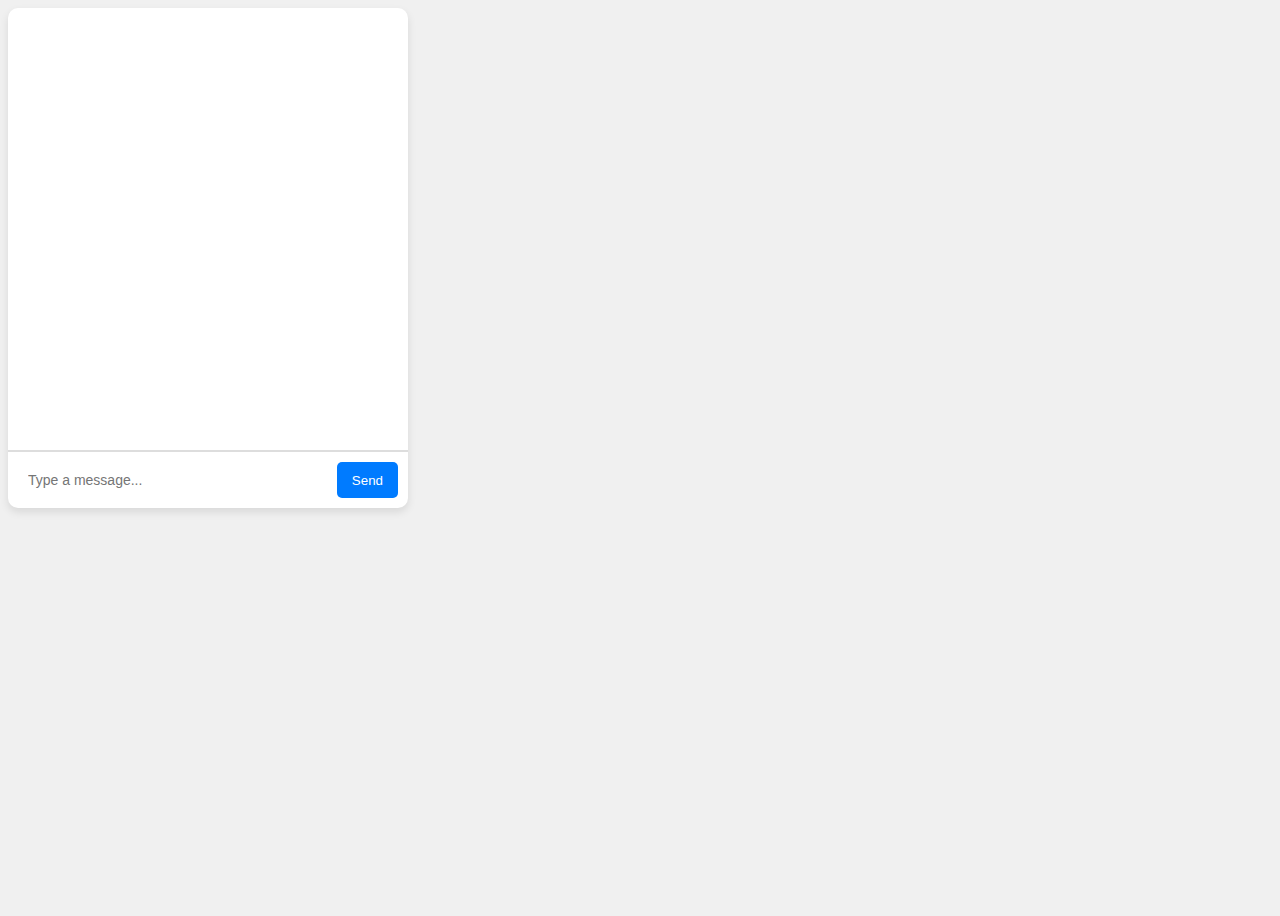
<file: static/index.html>
<!DOCTYPE html>
<html lang="en">
<head>
    <meta charset="UTF-8">
    <meta name="viewport" content="width=device-width, initial-scale=1.0">
    <title>Chat App</title>
    <link rel="stylesheet" href="/static/style.css">
</head>
<body>
    <div class="chat-container">
        <div class="chat-box" id="chatBox"></div>
        <div class="input-container">
            <input type="text" id="userMessage" placeholder="Type a message..." />
            <button onclick="sendMessage()">Send</button>
        </div>
    </div>
    <script src="/static/app.js"></script>
</body>
</html>
</file>
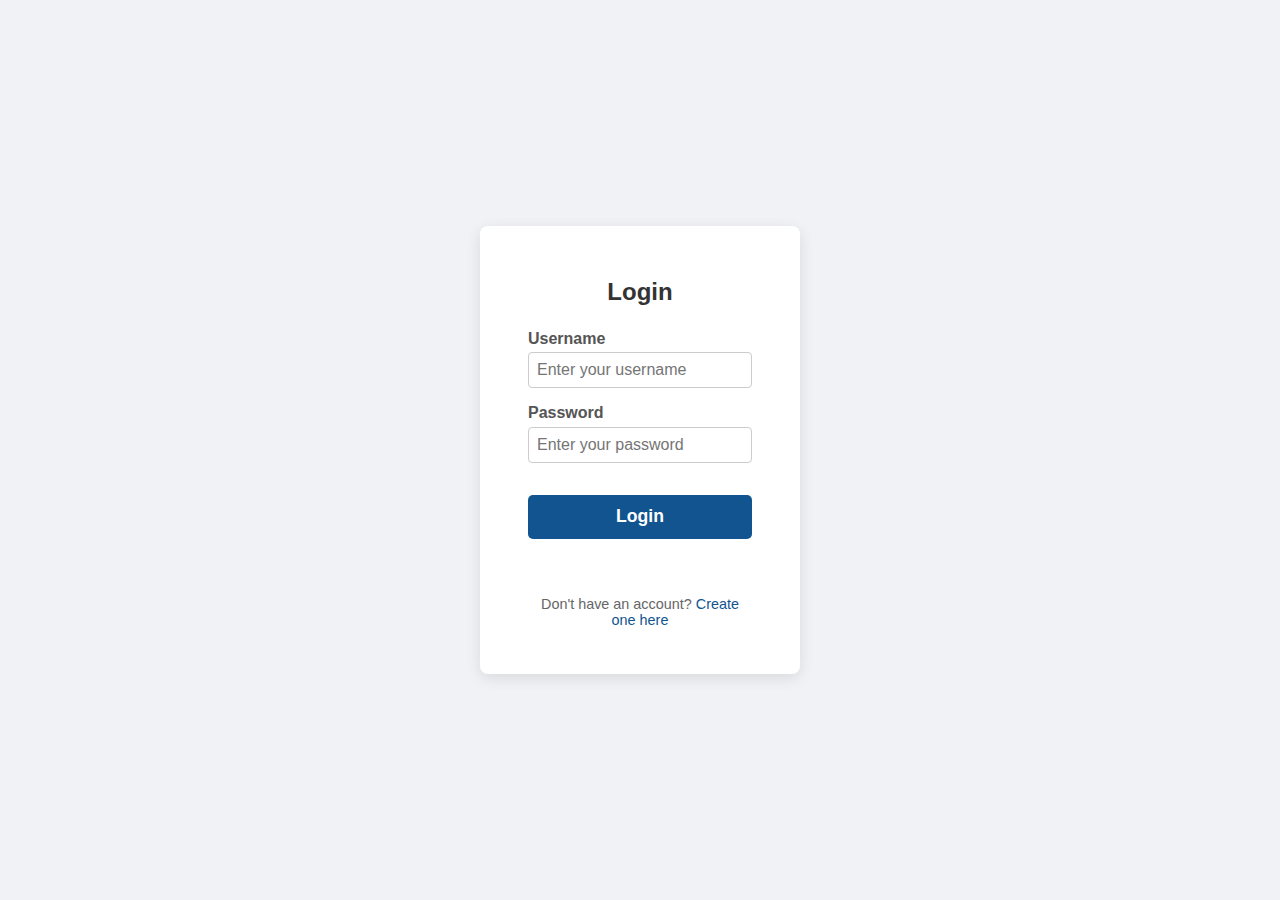
<file: static/login.html>
<!DOCTYPE html>
<html lang="en">
<head>
  <meta charset="UTF-8" />
  <meta name="viewport" content="width=device-width, initial-scale=1" />
  <title>Login</title>
  <link rel="stylesheet" href="/static/login.css" />
</head>
<body>
  <div class="login-container">
    <h2>Login</h2>
    <form action="/login" method="POST">
      <div class="input-group">
        <label for="username">Username</label>
        <input
          type="text"
          id="username"
          name="username"
          placeholder="Enter your username"
          required
        />
      </div>

      <div class="input-group">
        <label for="password">Password</label>
        <input
          type="password"
          id="password"
          name="password"
          placeholder="Enter your password"
          required
        />
      </div>

      <button type="submit" class="btn">Login</button>
      <!-- Server-rendered error message can go here -->
      <p class="error-message">
        <!-- Example static error: Invalid credentials -->
      </p>
    </form>
    <p class="switch-auth">
      Don't have an account? <a href="/register">Create one here</a>
    </p>
  </div>
</body>
</html>
</file>
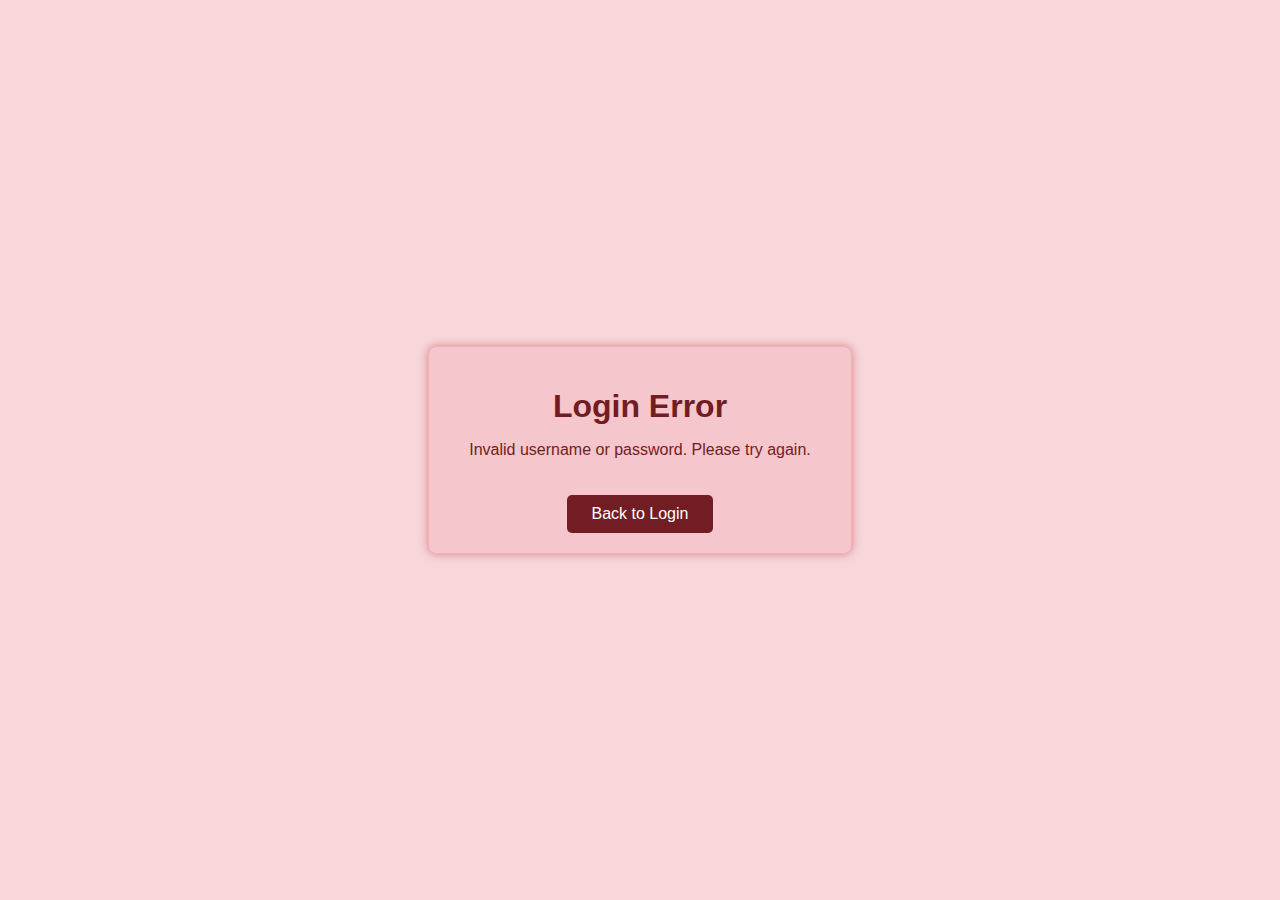
<file: static/loginerror.html>
<!DOCTYPE html>
<html lang="en">
<head>
  <meta charset="UTF-8" />
  <meta name="viewport" content="width=device-width, initial-scale=1" />
  <title>Login Error</title>
  <style>
    body {
      font-family: Arial, sans-serif;
      background-color: #f8d7da;
      color: #721c24;
      display: flex;
      flex-direction: column;
      justify-content: center;
      align-items: center;
      height: 100vh;
      margin: 0;
    }
    .error-container {
      background-color: #f5c6cb;
      border: 1px solid #f1b0b7;
      padding: 20px 40px;
      border-radius: 8px;
      text-align: center;
      box-shadow: 0 0 10px rgba(183, 48, 59, 0.5);
    }
    h1 {
      margin-bottom: 10px;
    }
    button {
      margin-top: 20px;
      background-color: #721c24;
      color: white;
      border: none;
      padding: 10px 25px;
      font-size: 16px;
      cursor: pointer;
      border-radius: 5px;
      transition: background-color 0.3s ease;
    }
    button:hover {
      background-color: #a71d2a;
    }
  </style>
</head>
<body>
  <div class="error-container">
    <h1>Login Error</h1>
    <p>Invalid username or password. Please try again.</p>
    <button onclick="location.href='/static/login.html'">Back to Login</button>
  </div>
</body>
</html>
</file>
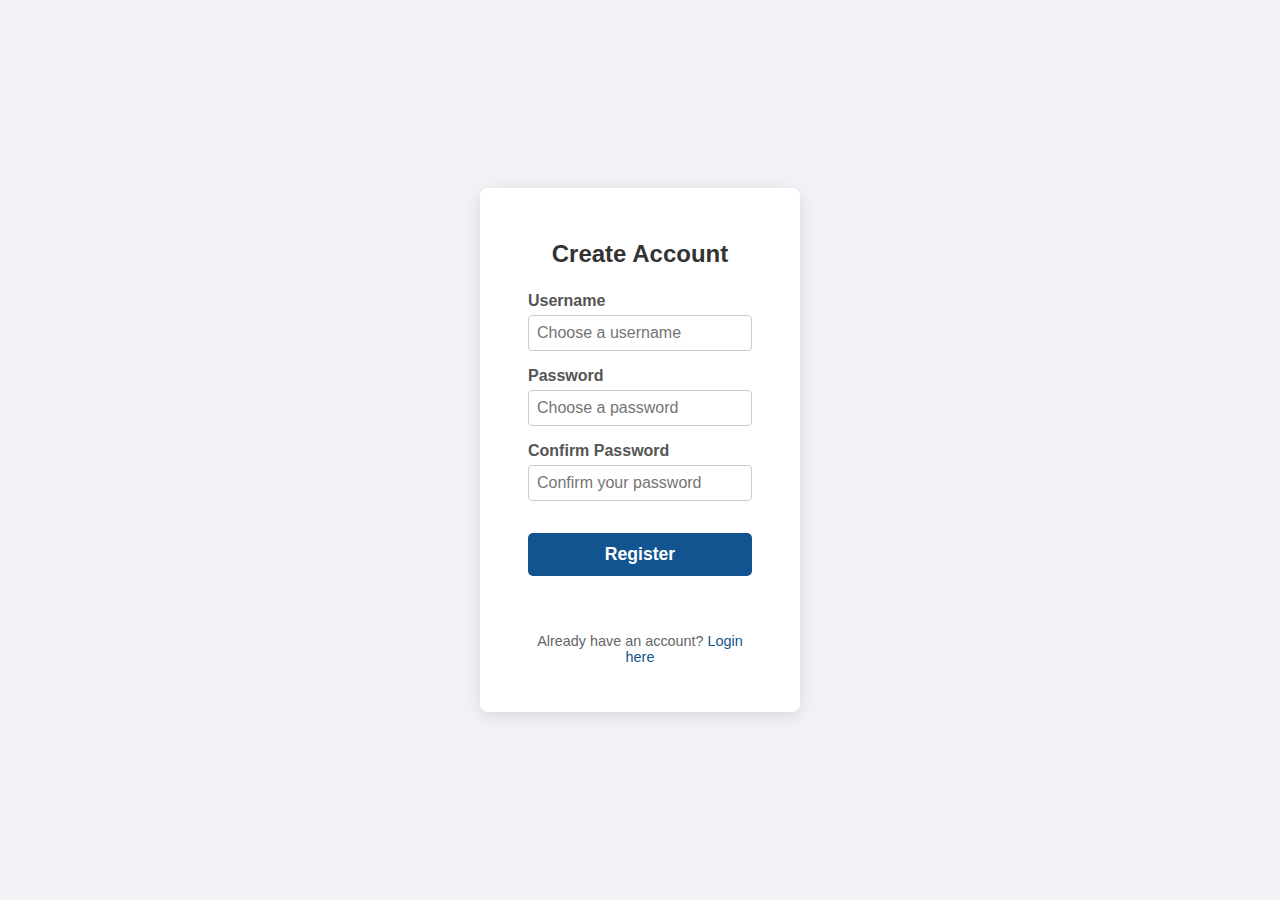
<file: static/register.html>
<!DOCTYPE html>
<html lang="en">
<head>
  <meta charset="UTF-8" />
  <meta name="viewport" content="width=device-width, initial-scale=1" />
  <title>Register</title>
  <link rel="stylesheet" href="/static/login.css" />
</head>
<body>
  <div class="login-container">
    <h2>Create Account</h2>
    <form id="registerForm">
      <div class="input-group">
        <label for="username">Username</label>
        <input
          type="text"
          id="username"
          name="username"
          placeholder="Choose a username"
          required
        />
      </div>

      <div class="input-group">
        <label for="password">Password</label>
        <input
          type="password"
          id="password"
          name="password"
          placeholder="Choose a password"
          required
        />
      </div>

      <div class="input-group">
        <label for="passwordConfirm">Confirm Password</label>
        <input
          type="password"
          id="passwordConfirm"
          name="passwordConfirm"
          placeholder="Confirm your password"
          required
        />
      </div>

      <button type="submit" class="btn">Register</button>
      <p id="registerError" class="error-message"></p>

      <p class="switch-auth">
        Already have an account? <a href="/static/login">Login here</a>
      </p>
    </form>
  </div>

  <script src="/static/register.js"></script>
</body>
</html>
</file>
<file: static/style.css>
body {
    font-family: Arial, sans-serif;
    justify-content: center;
    align-items: center;
    height: 100vh;
    background-color: #f0f0f0;
}

.chat-container {
    width: 100%;
    max-width: 400px;
    height: 500px;
    background-color: white;
    box-shadow: 0 4px 8px rgba(0, 0, 0, 0.1);
    border-radius: 10px;
    display: flex;
    flex-direction: column;
}

.chat-box {
    flex: 1;
    padding: 20px;
    overflow-y: auto;
    border-bottom: 1px solid #ddd;
}

.input-container {
    display: flex;
    padding: 10px;
    border-top: 1px solid #ddd;
}

#userMessage {
    flex: 1;
    padding: 10px;
    border: none;
    border-radius: 5px;
    font-size: 14px;
    outline: none;
}

button {
    padding: 10px 15px;
    margin-left: 10px;
    background-color: #007bff;
    color: white;
    border: none;
    border-radius: 5px;
    cursor: pointer;
}

button:hover {
    background-color: #0056b3;
}

.message {
    margin: 10px 0;
    padding: 10px;
    border-radius: 5px;
}

.user-message {
    background-color: #cfe9ff;
    align-self: flex-end;
}

.bot-message {
    background-color: #e1e1e1;
    align-self: flex-start;
}
</file>
<file: static/login.css>
/* Center container */
body, html {
    height: 100%;
    margin: 0;
    font-family: Arial, sans-serif;
    background: #f0f2f5;
    display: flex;
    justify-content: center;
    align-items: center;
  }
  
  .login-container {
    background: white;
    padding: 2rem 3rem;
    border-radius: 8px;
    box-shadow: 0 4px 15px rgba(0,0,0,0.1);
    width: 320px;
    max-width: 90vw;
    box-sizing: border-box;
    text-align: center;
  }
  
  h2 {
    margin-bottom: 1.5rem;
    color: #333;
  }
  
  .input-group {
    margin-bottom: 1rem;
    text-align: left;
  }
  
  .input-group label {
    display: block;
    margin-bottom: 0.3rem;
    font-weight: 600;
    color: #555;
  }
  
  .input-group input {
    width: 100%;
    padding: 0.5rem;
    font-size: 1rem;
    border-radius: 4px;
    border: 1px solid #ccc;
    box-sizing: border-box;
    transition: border-color 0.2s;
  }
  
  .input-group input:focus {
    outline: none;
    border-color: #4a90e2;
  }
  
  .btn {
    background-color: #115490;
    color: white;
    border: none;
    padding: 0.7rem 1rem;
    font-size: 1.1rem;
    font-weight: 600;
    border-radius: 5px;
    cursor: pointer;
    width: 100%;
    margin-top: 1rem;
    transition: background-color 0.2s;
  }
  
  .btn:hover {
    background-color: #002c5b;
  }
  
  .error-message {
    color: #e74c3c;
    margin-top: 1rem;
    font-size: 0.9rem;
    min-height: 1.2em;
  }
  
  .switch-auth {
    margin-top: 1.5rem;
    font-size: 0.9rem;
    color: #666;
  }
  
  .switch-auth a {
    color: #115490;
    text-decoration: none;
  }
  
  .switch-auth a:hover {
    text-decoration: underline;
  }
</file>
